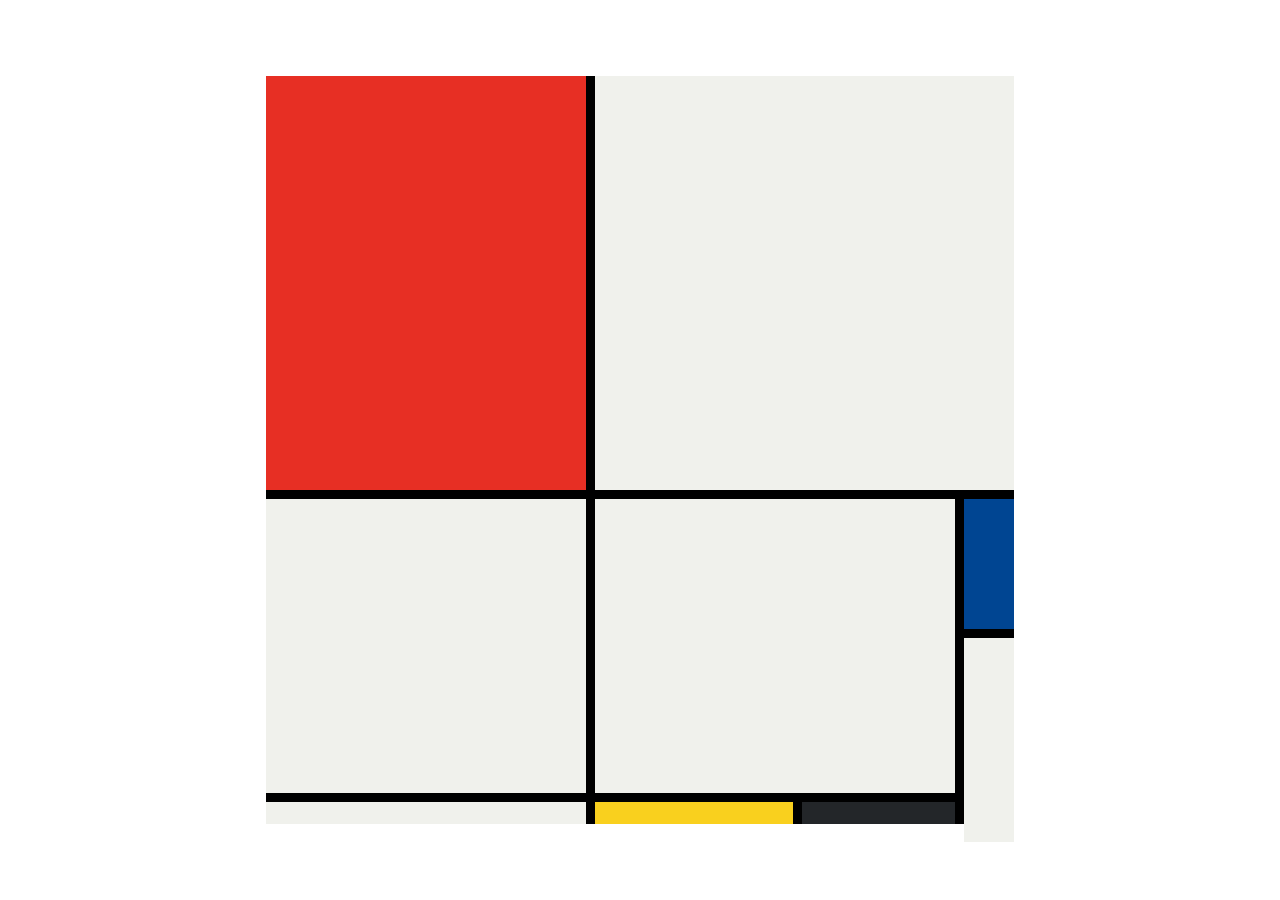
<file: index.html>
<!DOCTYPE html>
<html lang="en">

<head>
  <meta charset="UTF-8">
  <meta name="viewport" content="width=device-width, initial-scale=1.0">
  <title>Mondrian Project</title>
  <style>
    body {
      display: flex;
      justify-content: center;
      align-items: center;
      height: 100vh;
      margin: 0;
      padding: 0;
    }
    .container {
      height: 748px;
      width: 748px;
      display: grid;
      background-color: #000;
      grid-template-columns: 320px 198px 153px 50px;
      grid-template-rows: 414px 130px 155px 22px;
      gap: 9px;
    }
    .item {
      background-color: #F0F1EC;
    }
    .red {
      background-color: #E72F24;
    }
    .white1 {
      grid-column: span 3;
    }
    .white2 {
      grid-row: span 2;
    }
    .white3 {
      grid-area: 2 / 2 / 4 / 4;
    }
    .blue {
      background-color: #004592;
    }
    .white4 {
      grid-row: span 4;
    }
    .yellow {
      background-color: #F9D01E;
    }
    .black {
      background-color: #232629;
    }

  </style>
</head>

<body>
 
 <div class="container">
    <div class="item red"></div>
    <div class="item white1"></div>
    <div class="item white2"></div>
    <div class="item white3"></div>

    <div class="item blue"></div>
    <div class="item white4"></div>

    <div class="item"></div>
    <div class="item yellow"></div>
    <div class="item black"></div>  
  </div>
</body>

</html>
</file>
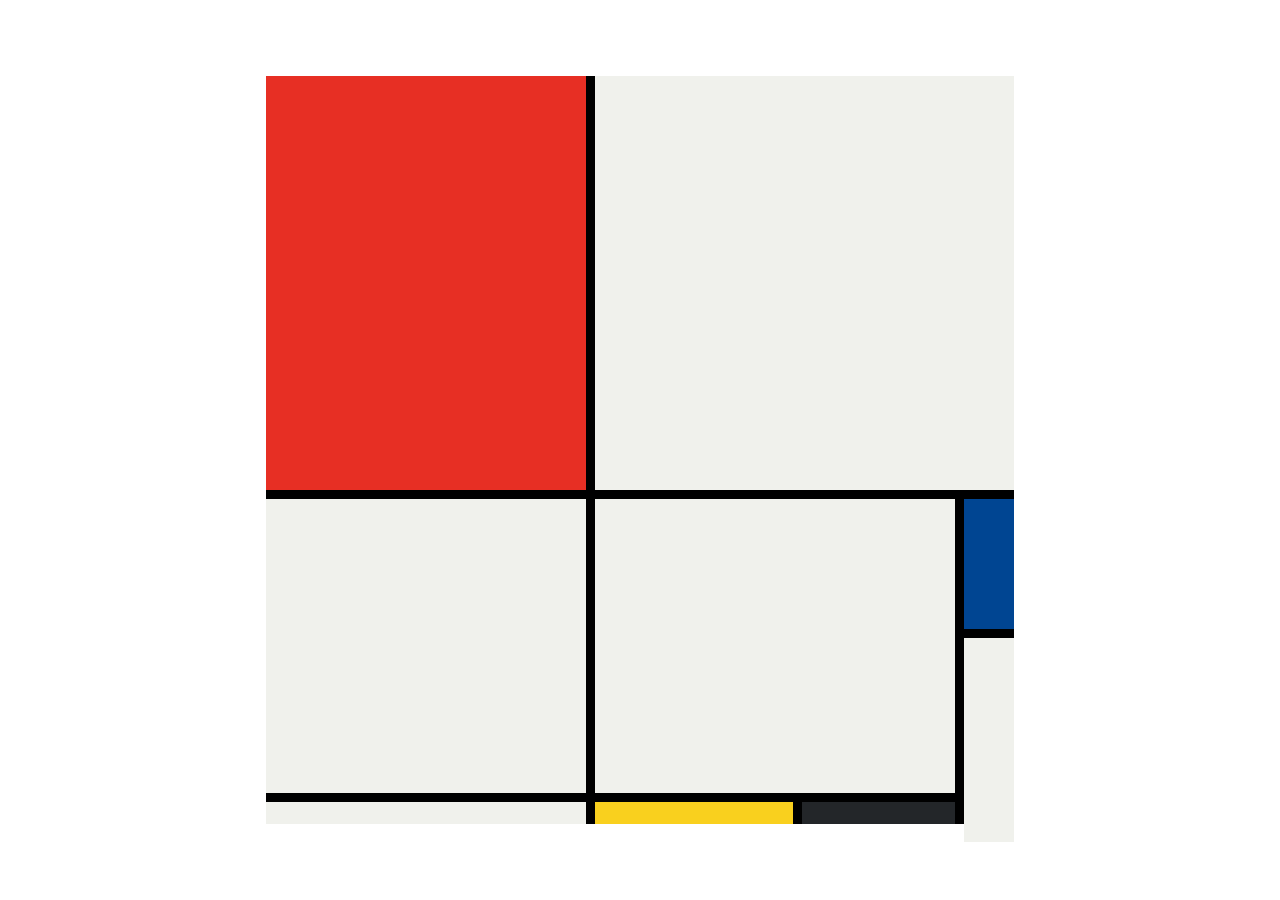
<file: MondrianPainting.html>
<!DOCTYPE html>
<html lang="en">

<head>
  <meta charset="UTF-8">
  <meta name="viewport" content="width=device-width, initial-scale=1.0">
  <title>Mondrian Project</title>
  <style>
    body {
      display: flex;
      justify-content: center;
      align-items: center;
      height: 100vh;
      margin: 0;
      padding: 0;
    }
    .container {
      height: 748px;
      width: 748px;
      display: grid;
      background-color: #000;
      grid-template-columns: 320px 198px 153px 50px;
      grid-template-rows: 414px 130px 155px 22px;
      gap: 9px;
    }
    .item {
      background-color: #F0F1EC;
    }
    .red {
      background-color: #E72F24;
    }
    .white1 {
      grid-column: span 3;
    }
    .white2 {
      grid-row: span 2;
    }
    .white3 {
      grid-area: 2 / 2 / 4 / 4;
    }
    .blue {
      background-color: #004592;
    }
    .white4 {
      grid-row: span 4;
    }
    .yellow {
      background-color: #F9D01E;
    }
    .black {
      background-color: #232629;
    }

  </style>
</head>

<body>
 
 <div class="container">
    <div class="item red"></div>
    <div class="item white1"></div>
    <div class="item white2"></div>
    <div class="item white3"></div>

    <div class="item blue"></div>
    <div class="item white4"></div>

    <div class="item"></div>
    <div class="item yellow"></div>
    <div class="item black"></div>  
  </div>
</body>

</html>
</file>
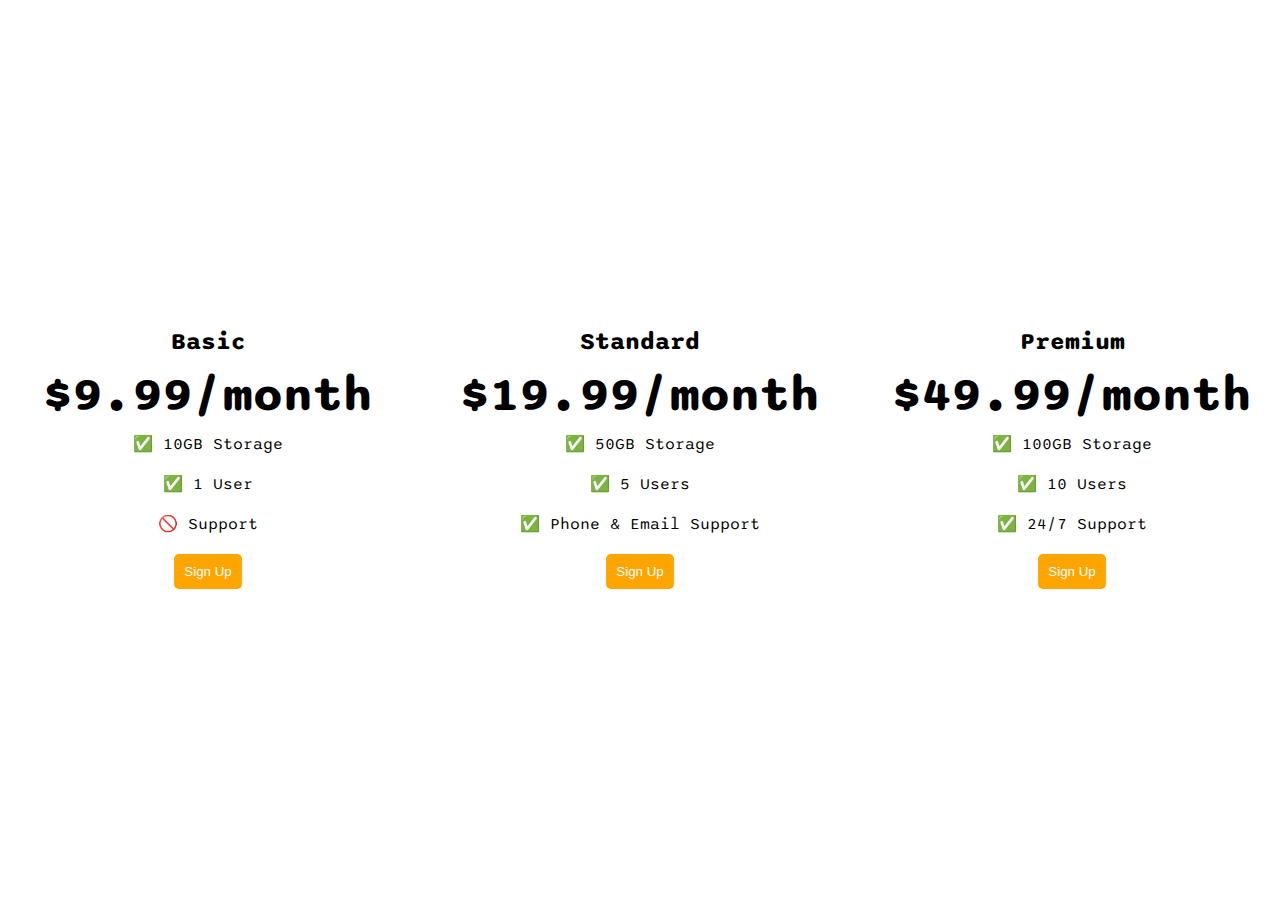
<file: PricingPlan.html>
<!DOCTYPE html>
<html>

<head>
  <title>Flexbox Pricing Table</title>
  <link rel="preconnect" href="https://fonts.googleapis.com">
  <link rel="preconnect" href="https://fonts.gstatic.com" crossorigin>
  <link href="https://fonts.googleapis.com/css2?family=Sono:wght@400;700&display=swap" rel="stylesheet">
  <style>
    body {
      font-family: 'Sono', sans-serif;
    }
    .pricing-container {
        display: flex;
        justify-content: center;
        align-items: center;
        height: 100vh;
        gap: 2rem;
      }
      .pricing-plan {
        flex: 1;
        max-width: 400px;
        padding: 20px;
        background-color: white;
        border-radius: 5px;
        text-align: center;
      }

      .plan-title {
        font-size: 24px;
        font-weight: bold;
        margin-bottom: 10px;
      }

      .plan-price {
        font-size: 48px;
        font-weight: bold;
        margin-bottom: 10px;
      }

      .plan-features {
        list-style: none;
        padding: 0;
        margin: 0;
      }

      .plan-features li {
        margin-bottom: 20px;
      }

      .plan-button {
        padding: 10px;
        background-color: orange;
        color: white;
        border-radius: 5px;
        border: none;
      }

    @media (max-width: 1250px) {
      .pricing-container {
        flex-direction: column;
        height: 100%;
      }
    }
  </style>
</head>

<body>
  <div class="pricing-container">
    <div class="pricing-plan">
      <div class="plan-title">Basic</div>
      <div class="plan-price">$9.99/month</div>
      <ul class="plan-features">
        <li>✅ 10GB Storage</li>
        <li>✅ 1 User</li>
        <li>🚫 Support</li>
      </ul>
      <button class="plan-button">Sign Up</a>
    </div>
    <div class="pricing-plan">
      <div class="plan-title">Standard</div>
      <div class="plan-price">$19.99/month</div>
      <ul class="plan-features">
        <li>✅ 50GB Storage</li>
        <li>✅ 5 Users</li>
        <li>✅ Phone &amp; Email Support</li>
      </ul>
      <button class="plan-button">Sign Up</a>
    </div>
    <div class="pricing-plan">
      <div class="plan-title">Premium</div>
      <div class="plan-price">$49.99/month</div>
      <ul class="plan-features">
        <li>✅ 100GB Storage</li>
        <li>✅ 10 Users</li>
        <li>✅ 24/7 Support</li>
      </ul>
      <button class="plan-button">Sign Up</a>
    </div>
  </div>

</body>

</html>
</file>
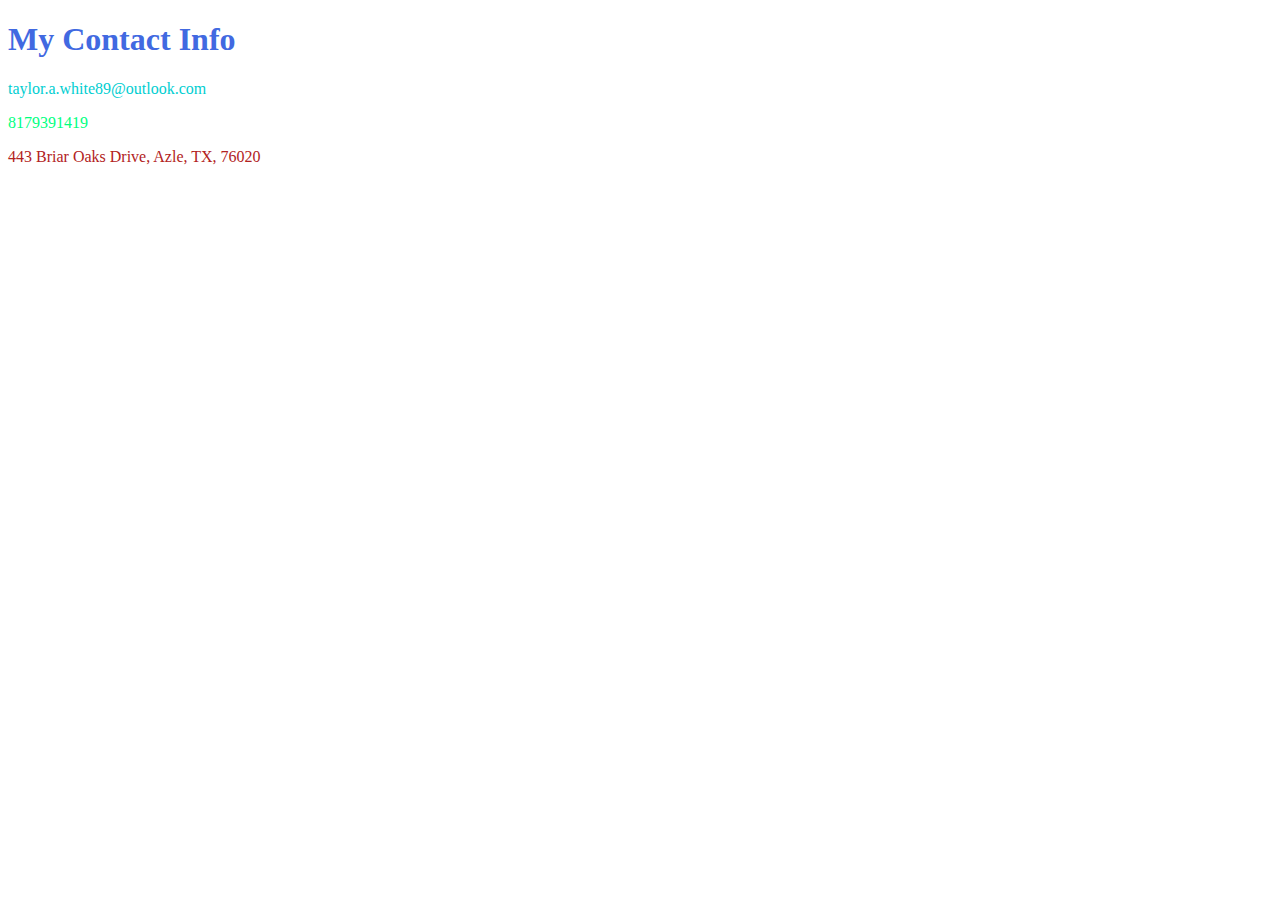
<file: ResumeHTML/contact.html>
<!DOCTYPE html>
<html lang="en-US">
<head>
<meta charset="UTF-8">
<h1 style="color: royalblue;">My Contact Info</h1>
<p style="color: darkturquoise;">taylor.a.white89@outlook.com</p>
<p style="color: springgreen;">8179391419</p>
<p style="color: firebrick;">443 Briar Oaks Drive, Azle, TX, 76020</p>
</head>
</html>
</file>
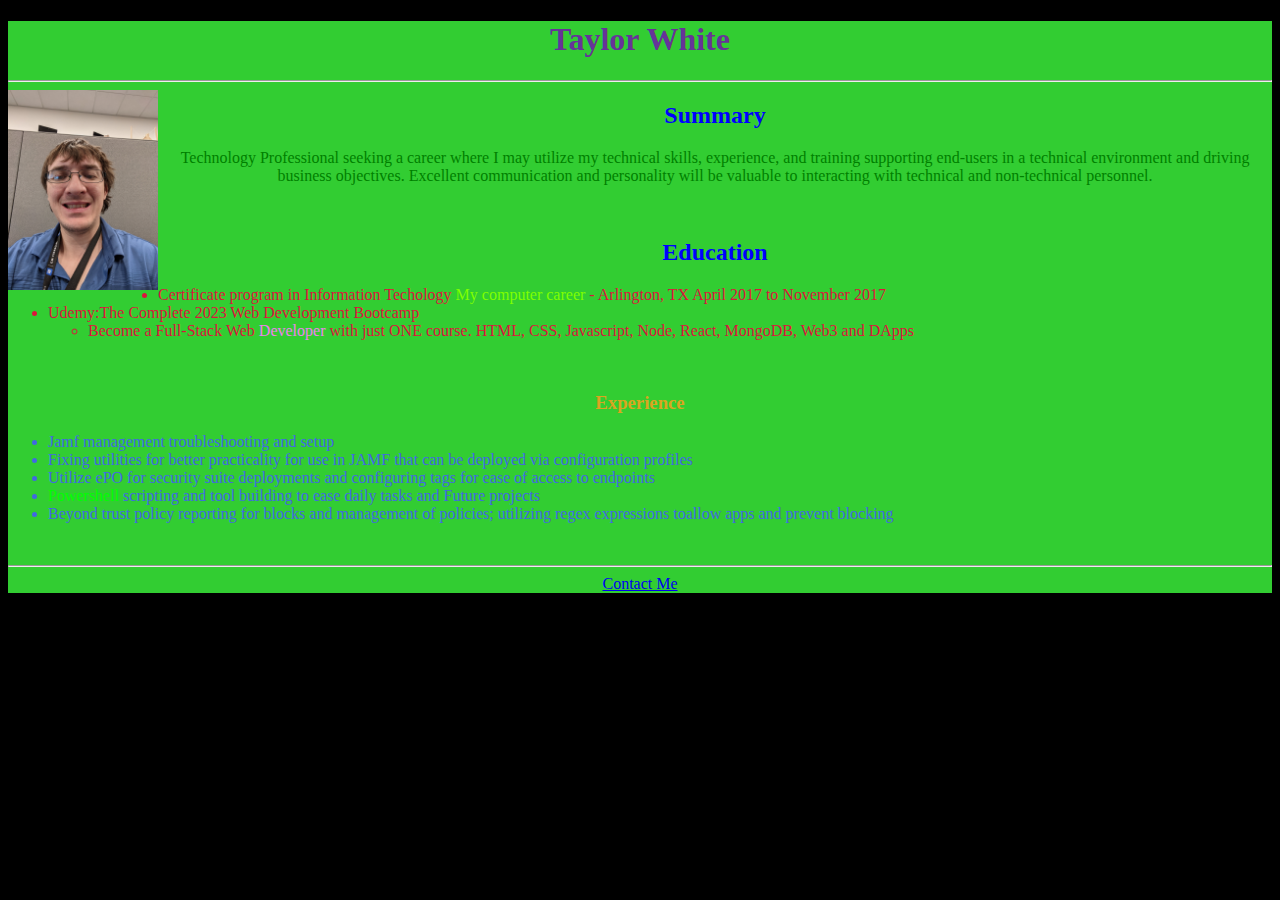
<file: ResumeHTML/Resume.html>
<!DOCTYPE html>
<html lang="en-US">
<head>
<meta charset="UTF-8">
<title>My Resume</title>
<link rel="stylesheet" href="./style.css"/>
</head>
<body>
<h1>Taylor White</h1>
<hr />
<img src="./Me.jpg" alt="Taylor White"/>
<h2>Summary
    <style>
        h2 {
            color:blue;
        }
    </style>
</h2>
<p class="green-text">Technology Professional seeking a career where I may utilize my technical skills, experience, and training supporting end-users in a technical environment and driving business objectives. Excellent communication and personality will be valuable to interacting with technical and non-technical personnel.</p>
<br/>
<h2>Education</h2>
<ul class="red-text" id="crimson">
    <li>Certificate program in Information Techology
   <span class="computer">My computer career</span> - Arlington, TX
    April 2017 to November 2017</li>
    <li>Udemy:The Complete 2023 Web Development Bootcamp 
        <ul>
            <li>Become a Full-Stack Web <span class="developer">Developer</span>  with just ONE course. HTML, CSS, Javascript, Node, React, MongoDB, Web3 and DApps</li>
        </ul>
    </li>
</ul>
<br/>
<h3 style="color: goldenrod">Experience</h3>
<ul>
    <li id="experience">Jamf management troubleshooting and setup</li>
    <li id="experience">Fixing utilities for better practicality for use in JAMF that can be deployed via configuration profiles</li>
    <li id="experience">Utilize ePO for security suite deployments and configuring tags for ease of access to endpoints</li>
    <li id="experience"> <span class="powershell">Powershell</span> scripting and tool building to ease daily tasks and Future projects</li>
    <li id="experience">Beyond trust policy reporting for blocks and management of policies; utilizing regex expressions toallow apps and prevent blocking</li>
</ul>
<br/>
<footer></footer>
<hr/>
    <a draggable="true" href="./contact.html">Contact Me</a>
</body>
</html>
</file>
<file: ResumeHTML/style.css>
h1{
    color: rebeccapurple;
}
.green-text{
    color: green;
}
* {
    text-align: center;
}

img {
    float: left;
    height: 200px;
    width: 150px;
    text-align: justify;
}
#crimson {
    color: crimson;
}
html {
    background-color: black
}
#experience{
    color:royalblue
}
li{
    text-align: left;
}
.developer {
    color:violet;
}
.powershell {
    color: lime;
}
.computer {
    color: chartreuse;
}
@media (min-width: 319px) and (max-width: 480px) {
    body {
    background-color: lightsalmon;
}
  }

  @media (min-width: 481px) and (max-width: 1200px) {
    body {
      background-color: powderblue;
    }
  }

  @media (min-width: 1201px) and (max-width: 1600px) {
    body {
      background-color: limegreen;
    }
  }

  @media (min-width: 1601px) {
    body {
      background-color:black;
    }
  }
</file>
